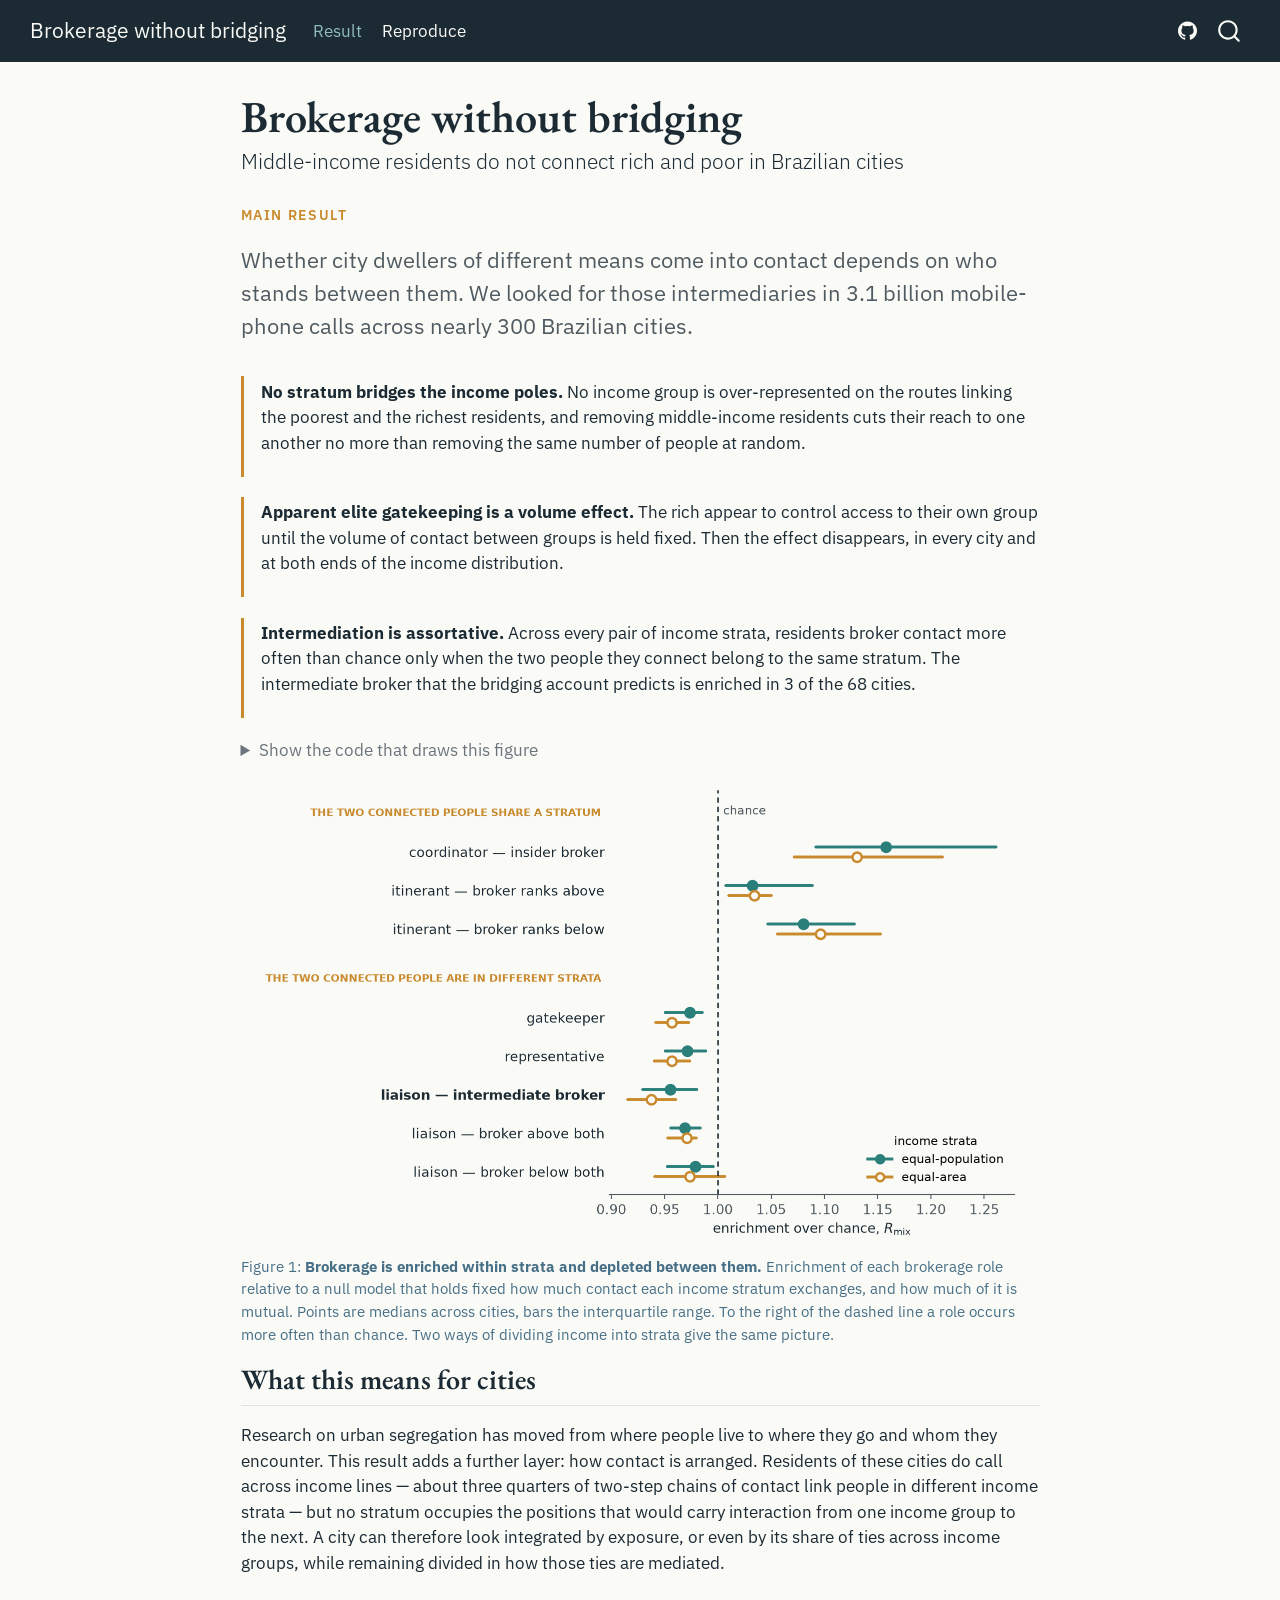
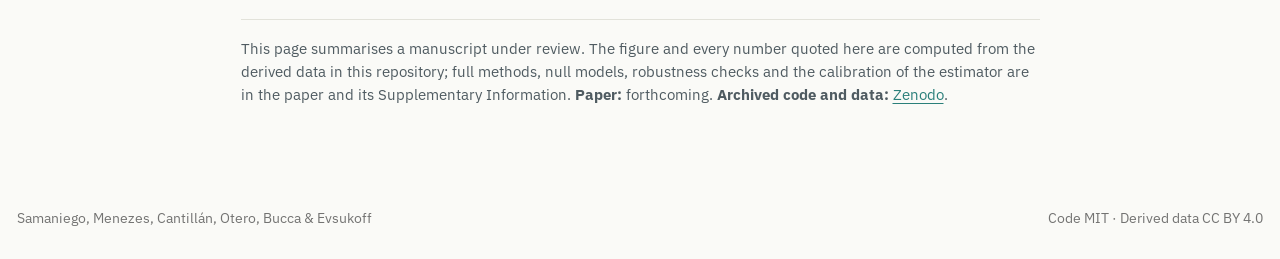
<file: index.html>
<!DOCTYPE html>
<html xmlns="http://www.w3.org/1999/xhtml" lang="en" xml:lang="en"><head>

<meta charset="utf-8">
<meta name="generator" content="quarto-1.11.9">

<meta name="viewport" content="width=device-width, initial-scale=1.0, user-scalable=yes">


<title>Brokerage without bridging</title>
<style>
/* Default styles provided by pandoc.
** See https://pandoc.org/MANUAL.html#variables-for-html for config info.
*/
span.smallcaps{font-variant: small-caps;}
div.columns{display: flex; gap: 1.5em;}
div.column{flex: auto;}
@media screen {
div.columns{gap: min(4vw, 1.5em);}
div.column{overflow-x: auto;}
}
div.hanging-indent{margin-left: 1.5em; text-indent: -1.5em;}
ul.task-list{list-style: none;}
ul.task-list li input[type="checkbox"] {
  width: 0.8em;
  margin: 0 0.8em 0.2em -1em; /* quarto-specific, see https://github.com/quarto-dev/quarto-cli/issues/4556 */ 
  vertical-align: middle;
}
/* CSS for syntax highlighting */
html { -webkit-text-size-adjust: 100%; }
pre > code.sourceCode { white-space: pre; position: relative; }
pre > code.sourceCode > span { display: inline-block; line-height: 1.25; }
pre > code.sourceCode > span:empty { height: 1.2em; }
.sourceCode { overflow: visible; }
code.sourceCode > span { color: inherit; text-decoration: inherit; }
div.sourceCode { margin: 1em 0; }
pre.sourceCode { margin: 0; }
@media screen {
div.sourceCode { overflow: auto; }
}
@media print {
pre > code.sourceCode { white-space: pre-wrap; }
pre > code.sourceCode > span { text-indent: -5em; padding-left: 5em; }
}
pre.numberSource code
  { counter-reset: source-line 0; }
pre.numberSource code > span
  { position: relative; left: -4em; counter-increment: source-line; }
pre.numberSource code > span > a:first-child::before
  { content: counter(source-line);
    position: relative; left: -1em; text-align: right; vertical-align: baseline;
    border: none; display: inline-block;
    -webkit-touch-callout: none; -webkit-user-select: none;
    -khtml-user-select: none; -moz-user-select: none;
    -ms-user-select: none; user-select: none;
    padding: 0 4px; width: 4em;
  }
pre.numberSource { margin-left: 3em;  padding-left: 4px; }
div.sourceCode
  {   }
@media screen {
pre > code.sourceCode > span > a:first-child::before { text-decoration: underline; }
}
</style>


<script src="site_libs/quarto-nav/quarto-nav.js"></script>
<script src="site_libs/quarto-nav/headroom.min.js"></script>
<script src="site_libs/clipboard/clipboard.min.js"></script>
<script src="site_libs/quarto-search/autocomplete.umd.js"></script>
<script src="site_libs/quarto-search/fuse.min.js"></script>
<script src="site_libs/quarto-search/quarto-search.js"></script>
<meta name="quarto:offset" content="./">
<script src="site_libs/quarto-html/quarto.js" type="module"></script>
<script src="site_libs/quarto-html/tabsets/tabsets.js" type="module"></script>
<script src="site_libs/quarto-html/scrollable-regions/scrollable-regions.js" type="module"></script>
<script src="site_libs/quarto-html/popper.min.js"></script>
<script src="site_libs/quarto-html/tippy.umd.min.js"></script>
<script src="site_libs/quarto-html/anchor.min.js"></script>
<link href="site_libs/quarto-html/tippy.css" rel="stylesheet">
<link href="site_libs/quarto-html/quarto-syntax-highlighting-63b5708e65d6cd79cd7618c58d0c21e7.css" rel="stylesheet" id="quarto-text-highlighting-styles">
<script src="site_libs/bootstrap/bootstrap.min.js"></script>
<link href="site_libs/bootstrap/bootstrap-icons.css" rel="stylesheet">
<link href="site_libs/bootstrap/bootstrap-671b9058e62aa6f34e4dd29fcade419a.min.css" rel="stylesheet" append-hash="true" id="quarto-bootstrap" data-mode="light">
<script id="quarto-search-options" type="application/json">{
  "location": "navbar",
  "copy-button": false,
  "collapse-after": 3,
  "panel-placement": "end",
  "type": "overlay",
  "limit": 50,
  "keyboard-shortcut": [
    "f",
    "/",
    "s"
  ],
  "show-item-context": false,
  "language": {
    "search-no-results-text": "No results",
    "search-matching-documents-text": "matching documents",
    "search-copy-link-title": "Copy link to search",
    "search-hide-matches-text": "Hide additional matches",
    "search-more-match-text": "more match in this document",
    "search-more-matches-text": "more matches in this document",
    "search-clear-button-title": "Clear",
    "search-text-placeholder": "",
    "search-detached-cancel-button-title": "Cancel",
    "search-submit-button-title": "Submit",
    "search-label": "Search"
  }
}</script>
<style>html{ scroll-behavior: smooth; }</style>


</head>

<body class="nav-fixed fullcontent quarto-light"><a id="quarto-skip-link" class="visually-hidden-focusable" href="#quarto-document-content">Skip to main content</a>

<div id="quarto-search-results"></div>
  <header id="quarto-header" class="headroom fixed-top">
    <nav class="navbar navbar-expand-lg " data-bs-theme="dark" aria-label="Site">
      <div class="navbar-container container-fluid">
      <div class="navbar-brand-container mx-auto">
    <a class="navbar-brand" href="./index.html">
    <span class="navbar-title">Brokerage without bridging</span>
    </a>
  </div>
          <button class="navbar-toggler" type="button" data-bs-toggle="collapse" data-bs-target="#navbarCollapse" aria-controls="navbarCollapse" aria-expanded="false" aria-label="Toggle navigation" onclick="if (window.quartoToggleHeadroom) { window.quartoToggleHeadroom(); }">
  <span class="navbar-toggler-icon"></span>
</button>
          <div class="collapse navbar-collapse" id="navbarCollapse">
            <ul class="navbar-nav navbar-nav-scroll me-auto">
  <li class="nav-item">
    <a class="nav-link active" href="./index.html" aria-current="page"> 
<span class="menu-text">Result</span></a>
  </li>  
  <li class="nav-item">
    <a class="nav-link" href="./reproduce.html"> 
<span class="menu-text">Reproduce</span></a>
  </li>  
</ul>
            <ul class="navbar-nav navbar-nav-scroll ms-auto">
  <li class="nav-item compact">
    <a class="nav-link" href="https://github.com/horaciosamaniego/middle-class-brokerage"> <i class="bi bi-github" role="img" aria-label="GitHub repository">
</i> 
<span class="menu-text"></span></a>
  </li>  
</ul>
          </div> <!-- /navcollapse -->
            <div class="quarto-navbar-tools">
</div>
            <div id="quarto-search" class="" title="Search"></div>
      </div> <!-- /container-fluid -->
    </nav>
</header>
<!-- content -->
<div id="quarto-content" class="quarto-container page-columns page-rows-contents page-layout-article page-navbar">
<!-- sidebar -->
<!-- margin-sidebar -->
    
<!-- main -->
<main class="content" id="quarto-document-content" tabindex="-1">

<header id="title-block-header" class="quarto-title-block default">
<div class="quarto-title">
<h1 class="title">Brokerage without bridging</h1>
<p class="subtitle lead">Middle-income residents do not connect rich and poor in Brazilian cities</p>
</div>



<div class="quarto-title-meta">

    
  
    
  </div>
  


</header>


<div class="eyebrow">
<p>Main result</p>
</div>
<div class="lede">
<p>Whether city dwellers of different means come into contact depends on who stands between them. We looked for those intermediaries in 3.1 billion mobile-phone calls across nearly 300 Brazilian cities.</p>
</div>
<div class="finding">
<p><strong>No stratum bridges the income poles.</strong> No income group is over-represented on the routes linking the poorest and the richest residents, and removing middle-income residents cuts their reach to one another no more than removing the same number of people at random.</p>
</div>
<div class="finding">
<p><strong>Apparent elite gatekeeping is a volume effect.</strong> The rich appear to control access to their own group until the volume of contact between groups is held fixed. Then the effect disappears, in every city and at both ends of the income distribution.</p>
</div>
<div class="finding">
<p><strong>Intermediation is assortative.</strong> Across every pair of income strata, residents broker contact more often than chance only when the two people they connect belong to the same stratum. The intermediate broker that the bridging account predicts is enriched in 3 of the 68 cities.</p>
</div>
<div id="cell-fig-roles" class="cell" data-execution_count="2">
<details class="code-fold">
<summary>Show the code that draws this figure</summary>
<div class="code-copy-outer-scaffold"><div class="sourceCode cell-code" id="cb1"><pre class="sourceCode python code-with-copy"><code class="sourceCode python"><span id="cb1-1"><a href="#cb1-1" aria-hidden="true" tabindex="-1"></a><span class="im">import</span> matplotlib.pyplot <span class="im">as</span> plt</span>
<span id="cb1-2"><a href="#cb1-2" aria-hidden="true" tabindex="-1"></a><span class="im">from</span> matplotlib.lines <span class="im">import</span> Line2D</span>
<span id="cb1-3"><a href="#cb1-3" aria-hidden="true" tabindex="-1"></a></span>
<span id="cb1-4"><a href="#cb1-4" aria-hidden="true" tabindex="-1"></a>plt.rcParams.update({<span class="st">"font.family"</span>: <span class="st">"sans-serif"</span>, <span class="st">"font.size"</span>: <span class="dv">10</span>,</span>
<span id="cb1-5"><a href="#cb1-5" aria-hidden="true" tabindex="-1"></a>                     <span class="st">"axes.edgecolor"</span>: <span class="st">"#4F5B61"</span>, <span class="st">"axes.labelcolor"</span>: <span class="st">"#1B2A33"</span>,</span>
<span id="cb1-6"><a href="#cb1-6" aria-hidden="true" tabindex="-1"></a>                     <span class="st">"xtick.color"</span>: <span class="st">"#4F5B61"</span>, <span class="st">"ytick.color"</span>: <span class="st">"#1B2A33"</span>})</span>
<span id="cb1-7"><a href="#cb1-7" aria-hidden="true" tabindex="-1"></a>fig, ax <span class="op">=</span> plt.subplots(figsize<span class="op">=</span>(<span class="fl">7.4</span>, <span class="fl">4.9</span>))</span>
<span id="cb1-8"><a href="#cb1-8" aria-hidden="true" tabindex="-1"></a>fig.patch.set_facecolor(<span class="st">"#FAFAF7"</span>)<span class="op">;</span> ax.set_facecolor(<span class="st">"#FAFAF7"</span>)</span>
<span id="cb1-9"><a href="#cb1-9" aria-hidden="true" tabindex="-1"></a></span>
<span id="cb1-10"><a href="#cb1-10" aria-hidden="true" tabindex="-1"></a>ypos <span class="op">=</span> {}</span>
<span id="cb1-11"><a href="#cb1-11" aria-hidden="true" tabindex="-1"></a>y <span class="op">=</span> <span class="dv">0</span></span>
<span id="cb1-12"><a href="#cb1-12" aria-hidden="true" tabindex="-1"></a><span class="cf">for</span> i, (key, label, same) <span class="kw">in</span> <span class="bu">enumerate</span>(ROLES):</span>
<span id="cb1-13"><a href="#cb1-13" aria-hidden="true" tabindex="-1"></a>    <span class="cf">if</span> i <span class="op">==</span> <span class="dv">3</span>:</span>
<span id="cb1-14"><a href="#cb1-14" aria-hidden="true" tabindex="-1"></a>        y <span class="op">+=</span> <span class="fl">1.3</span>                                   <span class="co"># room for the second group header</span></span>
<span id="cb1-15"><a href="#cb1-15" aria-hidden="true" tabindex="-1"></a>    ypos[key] <span class="op">=</span> y</span>
<span id="cb1-16"><a href="#cb1-16" aria-hidden="true" tabindex="-1"></a>    y <span class="op">+=</span> <span class="dv">1</span></span>
<span id="cb1-17"><a href="#cb1-17" aria-hidden="true" tabindex="-1"></a></span>
<span id="cb1-18"><a href="#cb1-18" aria-hidden="true" tabindex="-1"></a>offset <span class="op">=</span> {<span class="st">"equal-population"</span>: <span class="op">-</span><span class="fl">0.13</span>, <span class="st">"equal-area"</span>: <span class="fl">0.13</span>}</span>
<span id="cb1-19"><a href="#cb1-19" aria-hidden="true" tabindex="-1"></a><span class="cf">for</span> fname, strat, colour <span class="kw">in</span> STRATS:</span>
<span id="cb1-20"><a href="#cb1-20" aria-hidden="true" tabindex="-1"></a>    <span class="cf">if</span> strat <span class="kw">not</span> <span class="kw">in</span> tables:</span>
<span id="cb1-21"><a href="#cb1-21" aria-hidden="true" tabindex="-1"></a>        <span class="cf">continue</span></span>
<span id="cb1-22"><a href="#cb1-22" aria-hidden="true" tabindex="-1"></a>    <span class="cf">for</span> key, _, _ <span class="kw">in</span> ROLES:</span>
<span id="cb1-23"><a href="#cb1-23" aria-hidden="true" tabindex="-1"></a>        v <span class="op">=</span> vals(tables[strat], key)</span>
<span id="cb1-24"><a href="#cb1-24" aria-hidden="true" tabindex="-1"></a>        <span class="cf">if</span> <span class="kw">not</span> <span class="bu">len</span>(v):</span>
<span id="cb1-25"><a href="#cb1-25" aria-hidden="true" tabindex="-1"></a>            <span class="cf">continue</span></span>
<span id="cb1-26"><a href="#cb1-26" aria-hidden="true" tabindex="-1"></a>        q1, med, q3 <span class="op">=</span> np.percentile(v, [<span class="dv">25</span>, <span class="dv">50</span>, <span class="dv">75</span>])</span>
<span id="cb1-27"><a href="#cb1-27" aria-hidden="true" tabindex="-1"></a>        yy <span class="op">=</span> ypos[key] <span class="op">+</span> offset[strat]</span>
<span id="cb1-28"><a href="#cb1-28" aria-hidden="true" tabindex="-1"></a>        ax.plot([q1, q3], [yy, yy], color<span class="op">=</span>colour, lw<span class="op">=</span><span class="fl">2.2</span>, solid_capstyle<span class="op">=</span><span class="st">"round"</span>)</span>
<span id="cb1-29"><a href="#cb1-29" aria-hidden="true" tabindex="-1"></a>        ax.plot(med, yy, <span class="st">"o"</span>, ms<span class="op">=</span><span class="dv">7</span>, color<span class="op">=</span>colour,</span>
<span id="cb1-30"><a href="#cb1-30" aria-hidden="true" tabindex="-1"></a>                mfc<span class="op">=</span>colour <span class="cf">if</span> strat <span class="op">==</span> <span class="st">"equal-population"</span> <span class="cf">else</span> <span class="st">"#FAFAF7"</span>, mew<span class="op">=</span><span class="fl">1.8</span>)</span>
<span id="cb1-31"><a href="#cb1-31" aria-hidden="true" tabindex="-1"></a></span>
<span id="cb1-32"><a href="#cb1-32" aria-hidden="true" tabindex="-1"></a>ax.axvline(<span class="dv">1</span>, color<span class="op">=</span><span class="st">"#1B2A33"</span>, ls<span class="op">=</span>(<span class="dv">0</span>, (<span class="dv">4</span>, <span class="dv">3</span>)), lw<span class="op">=</span><span class="dv">1</span>)</span>
<span id="cb1-33"><a href="#cb1-33" aria-hidden="true" tabindex="-1"></a>ax.text(<span class="fl">1.005</span>, <span class="op">-</span><span class="fl">1.05</span>, <span class="st">"chance"</span>, color<span class="op">=</span><span class="st">"#4F5B61"</span>, fontsize<span class="op">=</span><span class="dv">9</span>, va<span class="op">=</span><span class="st">"center"</span>)</span>
<span id="cb1-34"><a href="#cb1-34" aria-hidden="true" tabindex="-1"></a>ax.set_yticks([ypos[k] <span class="cf">for</span> k, _, _ <span class="kw">in</span> ROLES])</span>
<span id="cb1-35"><a href="#cb1-35" aria-hidden="true" tabindex="-1"></a>ax.set_yticklabels([l <span class="cf">for</span> _, l, _ <span class="kw">in</span> ROLES])</span>
<span id="cb1-36"><a href="#cb1-36" aria-hidden="true" tabindex="-1"></a><span class="cf">for</span> t, (key, _, _) <span class="kw">in</span> <span class="bu">zip</span>(ax.get_yticklabels(), ROLES):</span>
<span id="cb1-37"><a href="#cb1-37" aria-hidden="true" tabindex="-1"></a>    <span class="cf">if</span> key <span class="op">==</span> <span class="st">"liaison_intermediate"</span>:</span>
<span id="cb1-38"><a href="#cb1-38" aria-hidden="true" tabindex="-1"></a>        t.set_fontweight(<span class="st">"bold"</span>)                   <span class="co"># the bridging role</span></span>
<span id="cb1-39"><a href="#cb1-39" aria-hidden="true" tabindex="-1"></a>ax.set_xlabel(<span class="st">"enrichment over chance, $R_</span><span class="ch">\\</span><span class="st">mathrm</span><span class="sc">{mix}</span><span class="st">$"</span>)</span>
<span id="cb1-40"><a href="#cb1-40" aria-hidden="true" tabindex="-1"></a><span class="cf">for</span> side <span class="kw">in</span> (<span class="st">"top"</span>, <span class="st">"right"</span>, <span class="st">"left"</span>):</span>
<span id="cb1-41"><a href="#cb1-41" aria-hidden="true" tabindex="-1"></a>    ax.spines[side].set_visible(<span class="va">False</span>)</span>
<span id="cb1-42"><a href="#cb1-42" aria-hidden="true" tabindex="-1"></a>ax.tick_params(axis<span class="op">=</span><span class="st">"y"</span>, length<span class="op">=</span><span class="dv">0</span>)</span>
<span id="cb1-43"><a href="#cb1-43" aria-hidden="true" tabindex="-1"></a></span>
<span id="cb1-44"><a href="#cb1-44" aria-hidden="true" tabindex="-1"></a><span class="co"># group headers, right-aligned with the role labels, one row above each group</span></span>
<span id="cb1-45"><a href="#cb1-45" aria-hidden="true" tabindex="-1"></a><span class="cf">for</span> first, text <span class="kw">in</span> ((<span class="st">"coordinator"</span>, <span class="st">"THE TWO CONNECTED PEOPLE SHARE A STRATUM"</span>),</span>
<span id="cb1-46"><a href="#cb1-46" aria-hidden="true" tabindex="-1"></a>                    (<span class="st">"gatekeeper"</span>, <span class="st">"THE TWO CONNECTED PEOPLE ARE IN DIFFERENT STRATA"</span>)):</span>
<span id="cb1-47"><a href="#cb1-47" aria-hidden="true" tabindex="-1"></a>    ax.text(<span class="op">-</span><span class="fl">0.02</span>, ypos[first] <span class="op">-</span> <span class="fl">1.0</span>, text, transform<span class="op">=</span>ax.get_yaxis_transform(),</span>
<span id="cb1-48"><a href="#cb1-48" aria-hidden="true" tabindex="-1"></a>            ha<span class="op">=</span><span class="st">"right"</span>, va<span class="op">=</span><span class="st">"center"</span>, fontsize<span class="op">=</span><span class="dv">8</span>, color<span class="op">=</span><span class="st">"#C98A2E"</span>, fontweight<span class="op">=</span><span class="st">"bold"</span>)</span>
<span id="cb1-49"><a href="#cb1-49" aria-hidden="true" tabindex="-1"></a>ax.set_ylim(y <span class="op">-</span> <span class="fl">0.4</span>, <span class="op">-</span><span class="fl">1.6</span>)                         <span class="co"># inverted: top headroom for headers</span></span>
<span id="cb1-50"><a href="#cb1-50" aria-hidden="true" tabindex="-1"></a></span>
<span id="cb1-51"><a href="#cb1-51" aria-hidden="true" tabindex="-1"></a>handles <span class="op">=</span> [Line2D([], [], marker<span class="op">=</span><span class="st">"o"</span>, color<span class="op">=</span>c, mfc<span class="op">=</span>c <span class="cf">if</span> s <span class="op">==</span> <span class="st">"equal-population"</span> <span class="cf">else</span> <span class="st">"#FAFAF7"</span>,</span>
<span id="cb1-52"><a href="#cb1-52" aria-hidden="true" tabindex="-1"></a>                  mew<span class="op">=</span><span class="fl">1.8</span>, lw<span class="op">=</span><span class="fl">2.2</span>, label<span class="op">=</span>s) <span class="cf">for</span> _, s, c <span class="kw">in</span> STRATS <span class="cf">if</span> s <span class="kw">in</span> tables]</span>
<span id="cb1-53"><a href="#cb1-53" aria-hidden="true" tabindex="-1"></a>ax.legend(handles<span class="op">=</span>handles, frameon<span class="op">=</span><span class="va">False</span>, loc<span class="op">=</span><span class="st">"lower right"</span>, fontsize<span class="op">=</span><span class="dv">9</span>,</span>
<span id="cb1-54"><a href="#cb1-54" aria-hidden="true" tabindex="-1"></a>          title<span class="op">=</span><span class="st">"income strata"</span>, title_fontsize<span class="op">=</span><span class="dv">9</span>)</span>
<span id="cb1-55"><a href="#cb1-55" aria-hidden="true" tabindex="-1"></a>fig.subplots_adjust(left<span class="op">=</span><span class="fl">0.40</span>, right<span class="op">=</span><span class="fl">0.97</span>, top<span class="op">=</span><span class="fl">0.98</span>, bottom<span class="op">=</span><span class="fl">0.12</span>)</span>
<span id="cb1-56"><a href="#cb1-56" aria-hidden="true" tabindex="-1"></a>plt.show()</span></code></pre></div><button title="Copy to Clipboard" class="code-copy-button"><i class="bi"></i></button></div>
</details>
<div class="cell-output cell-output-display">
<div id="fig-roles" class="quarto-float quarto-figure quarto-figure-center anchored" alt="Dot plot of eight brokerage roles. The three roles whose endpoints share a stratum lie to the right of the chance line; the five roles connecting different strata, including the intermediate liaison, lie at or left of it.">
<figure class="quarto-float quarto-float-fig figure">
<div aria-describedby="fig-roles-caption-0ceaefa1-69ba-4598-a22c-09a6ac19f8ca">
<img src="index_files/figure-html/fig-roles-output-1.png" alt="Dot plot of eight brokerage roles. The three roles whose endpoints share a stratum lie to the right of the chance line; the five roles connecting different strata, including the intermediate liaison, lie at or left of it." width="768" height="465" class="figure-img">
</div>
<figcaption class="quarto-float-caption-bottom quarto-float-caption quarto-float-fig" id="fig-roles-caption-0ceaefa1-69ba-4598-a22c-09a6ac19f8ca">
Figure&nbsp;1: <strong>Brokerage is enriched within strata and depleted between them.</strong> Enrichment of each brokerage role relative to a null model that holds fixed how much contact each income stratum exchanges, and how much of it is mutual. Points are medians across cities, bars the interquartile range. To the right of the dashed line a role occurs more often than chance. Two ways of dividing income into strata give the same picture.
</figcaption>
</figure>
</div>
</div>
</div>
<section id="what-this-means-for-cities" class="level2">
<h2 class="anchored" data-anchor-id="what-this-means-for-cities">What this means for cities</h2>
<p>Research on urban segregation has moved from where people live to where they go and whom they encounter. This result adds a further layer: how contact is arranged. Residents of these cities do call across income lines — about three quarters of two-step chains of contact link people in different income strata — but no stratum occupies the positions that would carry interaction from one income group to the next. A city can therefore look integrated by exposure, or even by its share of ties across income groups, while remaining divided in how those ties are mediated.</p>
<div class="status">
<p>This page summarises a manuscript under review. The figure and every number quoted here are computed from the derived data in this repository; full methods, null models, robustness checks and the calibration of the estimator are in the paper and its Supplementary Information. <strong>Paper:</strong> forthcoming. <strong>Archived code and data:</strong> <a href="https://doi.org/10.5281/zenodo.23606008">Zenodo</a>.</p>
</div>


</section>

</main> <!-- /main -->
<script id="quarto-html-after-body" type="application/javascript">
  window.document.addEventListener("DOMContentLoaded", function (event) {
    const icon = "";
    const anchorJS = new window.AnchorJS();
    anchorJS.options = {
      placement: 'right',
      icon: icon
    };
    anchorJS.add('.anchored');
    const isCodeAnnotation = (el) => {
      for (const clz of el.classList) {
        if (clz.startsWith('code-annotation-')) {                     
          return true;
        }
      }
      return false;
    }
    const onCopySuccess = function(e) {
      // button target
      const button = e.trigger;
      // don't keep focus
      button.blur();
      // flash "checked"
      button.classList.add('code-copy-button-checked');
      var currentTitle = button.getAttribute("title");
      button.setAttribute("title", "Copied!");
      let tooltip;
      if (window.bootstrap) {
        button.setAttribute("data-bs-toggle", "tooltip");
        button.setAttribute("data-bs-placement", "left");
        button.setAttribute("data-bs-title", "Copied!");
        tooltip = new bootstrap.Tooltip(button, 
          { trigger: "manual", 
            customClass: "code-copy-button-tooltip",
            offset: [0, -8]});
        tooltip.show();    
      }
      setTimeout(function() {
        if (tooltip) {
          tooltip.hide();
          button.removeAttribute("data-bs-title");
          button.removeAttribute("data-bs-toggle");
          button.removeAttribute("data-bs-placement");
        }
        button.setAttribute("title", currentTitle);
        button.classList.remove('code-copy-button-checked');
      }, 1000);
      // clear code selection
      e.clearSelection();
    }
    const getTextToCopy = function(trigger) {
      const outerScaffold = trigger.parentElement.cloneNode(true);
      const codeEl = outerScaffold.querySelector('code');
      for (const childEl of codeEl.children) {
        if (isCodeAnnotation(childEl)) {
          childEl.remove();
        }
      }
      return codeEl.innerText;
    }
    const clipboard = new window.ClipboardJS('.code-copy-button:not([data-in-quarto-modal])', {
      text: getTextToCopy
    });
    clipboard.on('success', onCopySuccess);
    if (window.document.getElementById('quarto-embedded-source-code-modal')) {
      const clipboardModal = new window.ClipboardJS('.code-copy-button[data-in-quarto-modal]', {
        text: getTextToCopy,
        container: window.document.getElementById('quarto-embedded-source-code-modal')
      });
      clipboardModal.on('success', onCopySuccess);
    }
      var localhostRegex = new RegExp(/^(?:http|https):\/\/localhost\:?[0-9]*\//);
      var mailtoRegex = new RegExp(/^mailto:/);
        var filterRegex = new RegExp("https:\/\/horaciosamaniego\.github\.io\/middle-class-brokerage");
      var isInternal = (href) => {
          return filterRegex.test(href) || localhostRegex.test(href) || mailtoRegex.test(href);
      }
      // Inspect non-navigation links and adorn them if external
      window.quartoDecorateExternalLinks = function (root) {
     var links = (root || window.document).querySelectorAll('a[href]:not(.nav-link):not(.navbar-brand):not(.toc-action):not(.sidebar-link):not(.sidebar-item-toggle):not(.pagination-link):not(.no-external):not([aria-hidden]):not(.dropdown-item):not(.quarto-navigation-tool):not(.about-link)');
      for (var i=0; i<links.length; i++) {
        const link = links[i];
        if (!isInternal(link.href)) {
          // undo the damage that might have been done by quarto-nav.js in the case of
          // links that we want to consider external
          if (link.dataset.originalHref !== undefined) {
            link.href = link.dataset.originalHref;
          }
          if (!link.classList.contains('no-external-icon')) {
          }
        }
      }
      };
      window.quartoDecorateExternalLinks(window.document);
    // Esc closes the popup (WCAG 1.4.13) and focus leaving both trigger and
    // popup closes it (WCAG 2.4.11); tippy handles neither for interactive popups.
    const hideOnEscAndFocusOut = {
      name: 'hideOnEscAndFocusOut',
      defaultValue: true,
      fn(instance) {
        const dismiss = () => {
          // A show scheduled by the trigger delay would otherwise reopen it
          instance.clearDelayTimeouts();
          instance.hide();
        };
        const onKeyDown = (event) => {
          if (event.key !== 'Escape') {
            return;
          }
          // Keep Esc from also reaching page handlers (e.g. reveal.js overview),
          // except an open reveal.js slide menu, which Esc should close too.
          // The menu handles keys only when its keyboard option is on.
          const menuHandlesEsc = window.Reveal?.getPlugin?.('menu')?.isOpen() &&
            window.Reveal.getConfig().menu?.keyboard !== false;
          if (!menuHandlesEsc) {
            event.stopPropagation();
          }
          if (instance.popper.contains(window.document.activeElement)) {
            // Disabled while refocusing so the focus trigger does not reopen it
            instance.disable();
            instance.reference.focus();
            instance.enable();
          }
          dismiss();
        };
        const onFocusOut = (event) => {
          const target = event.relatedTarget;
          if (target && !instance.reference.contains(target) &&
              !instance.popper.contains(target)) {
            dismiss();
          }
        };
        // On the trigger too: a click trigger (code-annotations: select) has no
        // blur handling. Attached for the instance's lifetime so leaving the
        // trigger also cancels a show still pending on the trigger delay.
        instance.reference.addEventListener('focusout', onFocusOut);
        return {
          onShow() {
            window.document.addEventListener('keydown', onKeyDown, true);
            instance.popper.addEventListener('focusout', onFocusOut);
          },
          onHide() {
            window.document.removeEventListener('keydown', onKeyDown, true);
            instance.popper.removeEventListener('focusout', onFocusOut);
          },
          onDestroy() {
            instance.reference.removeEventListener('focusout', onFocusOut);
          },
        };
      },
    };
    function tippyHover(el, contentFn, onTriggerFn, onUntriggerFn) {
      const config = {
        allowHTML: true,
        maxWidth: 500,
        delay: 100,
        arrow: false,
        appendTo: function(el) {
            return el.parentElement;
        },
        interactive: true,
        interactiveBorder: 10,
        theme: 'quarto',
        placement: 'bottom-start',
        plugins: [hideOnEscAndFocusOut],
      };
      if (contentFn) {
        config.content = contentFn;
      }
      if (onTriggerFn) {
        config.onTrigger = onTriggerFn;
      }
      if (onUntriggerFn) {
        config.onUntrigger = onUntriggerFn;
      }
      window.tippy(el, config); 
    }
    const noterefs = window.document.querySelectorAll('a[role="doc-noteref"]');
    for (var i=0; i<noterefs.length; i++) {
      const ref = noterefs[i];
      tippyHover(ref, function() {
        // use id or data attribute instead here
        let href = ref.getAttribute('data-footnote-href') || ref.getAttribute('href');
        try { href = new URL(href).hash; } catch {}
        const id = href.replace(/^#\/?/, "");
        const note = window.document.getElementById(id);
        if (note) {
          return note.innerHTML;
        } else {
          return "";
        }
      });
    }
    const xrefs = window.document.querySelectorAll('a.quarto-xref');
    const processXRef = (id, note) => {
      // Strip column container classes
      const stripColumnClz = (el) => {
        el.classList.remove("page-full", "page-columns");
        if (el.children) {
          for (const child of el.children) {
            stripColumnClz(child);
          }
        }
      }
      stripColumnClz(note)
      if (id === null || id.startsWith('sec-')) {
        // Special case sections, only their first couple elements
        const container = document.createElement("div");
        if (note.children && note.children.length > 2) {
          container.appendChild(note.children[0].cloneNode(true));
          for (let i = 1; i < note.children.length; i++) {
            const child = note.children[i];
            if (child.tagName === "P" && child.innerText === "") {
              continue;
            } else {
              container.appendChild(child.cloneNode(true));
              break;
            }
          }
          if (window.Quarto?.typesetMath) {
            window.Quarto.typesetMath(container);
          }
          return container.innerHTML
        } else {
          if (window.Quarto?.typesetMath) {
            window.Quarto.typesetMath(note);
          }
          return note.innerHTML;
        }
      } else {
        // Remove any anchor links if they are present
        const anchorLink = note.querySelector('a.anchorjs-link');
        if (anchorLink) {
          anchorLink.remove();
        }
        if (window.Quarto?.typesetMath) {
          window.Quarto.typesetMath(note);
        }
        if (note.classList.contains("callout")) {
          return note.outerHTML;
        } else {
          return note.innerHTML;
        }
      }
    }
    for (var i=0; i<xrefs.length; i++) {
      const xref = xrefs[i];
      tippyHover(xref, undefined, function(instance) {
        instance.disable();
        let url = xref.getAttribute('href');
        let hash = undefined; 
        if (url.startsWith('#')) {
          hash = url;
        } else {
          try { hash = new URL(url).hash; } catch {}
        }
        if (hash) {
          const id = hash.replace(/^#\/?/, "");
          const note = window.document.getElementById(id);
          if (note !== null) {
            try {
              const html = processXRef(id, note.cloneNode(true));
              instance.setContent(html);
            } finally {
              instance.enable();
              instance.show();
            }
          } else {
            // See if we can fetch this
            fetch(url.split('#')[0])
            .then(res => res.text())
            .then(html => {
              const parser = new DOMParser();
              const htmlDoc = parser.parseFromString(html, "text/html");
              const note = htmlDoc.getElementById(id);
              if (note !== null) {
                const html = processXRef(id, note);
                instance.setContent(html);
              } 
            }).finally(() => {
              instance.enable();
              instance.show();
            });
          }
        } else {
          // See if we can fetch a full url (with no hash to target)
          // This is a special case and we should probably do some content thinning / targeting
          fetch(url)
          .then(res => res.text())
          .then(html => {
            const parser = new DOMParser();
            const htmlDoc = parser.parseFromString(html, "text/html");
            const note = htmlDoc.querySelector('main.content');
            if (note !== null) {
              // This should only happen for chapter cross references
              // (since there is no id in the URL)
              // remove the first header
              if (note.children.length > 0 && note.children[0].tagName === "HEADER") {
                note.children[0].remove();
              }
              const html = processXRef(null, note);
              instance.setContent(html);
            } 
          }).finally(() => {
            instance.enable();
            instance.show();
          });
        }
      }, function(instance) {
      });
    }
        let selectedAnnoteEl;
        const selectorForAnnotation = ( cell, annotation) => {
          let cellAttr = 'data-code-cell="' + cell + '"';
          let lineAttr = 'data-code-annotation="' +  annotation + '"';
          const selector = 'span[' + cellAttr + '][' + lineAttr + ']';
          return selector;
        }
        const selectCodeLines = (annoteEl) => {
          const doc = window.document;
          const targetCell = annoteEl.getAttribute("data-target-cell");
          const targetAnnotation = annoteEl.getAttribute("data-target-annotation");
          const annoteSpan = window.document.querySelector(selectorForAnnotation(targetCell, targetAnnotation));
          const lines = annoteSpan.getAttribute("data-code-lines").split(",");
          const lineIds = lines.map((line) => {
            return targetCell + "-" + line;
          })
          // Each band is positioned against its own containing block, which is
          // not the offsetParent of the lines, so place it from client rects.
          const placeBand = (band, firstEl, lastEl, codeBlock) => {
            const container = band.offsetParent;
            if (container === null) {
              return;
            }
            const containerRect = container.getBoundingClientRect();
            // Reveal.js scales slides with a transform, so convert client
            // pixels back to the CSS pixels of the container.
            const scale = containerRect.height / container.offsetHeight || 1;
            const firstRect = firstEl.getBoundingClientRect();
            const lastRect = lastEl.getBoundingClientRect();
            const top = (firstRect.top - containerRect.top) / scale - container.clientTop + container.scrollTop;
            const height = (lastRect.bottom - firstRect.top) / scale;
            band.style.top = top - 2 + "px";
            band.style.height = height + 4 + "px";
            if (codeBlock) {
              // Without the copy button wrapper, the containing block is wider
              // than the code block, so span the code block explicitly.
              const blockRect = codeBlock.getBoundingClientRect();
              band.style.left = (blockRect.left - containerRect.left) / scale - container.clientLeft + container.scrollLeft + "px";
              band.style.width = blockRect.width / scale + "px";
            }
          };
          if (lineIds.length > 0) {
            const el = window.document.getElementById(lineIds[0]);
            const lastEl = window.document.getElementById(lineIds[lineIds.length - 1]);
            const parent = el.parentElement.parentElement;
            // cook up a div (if necessary) and position it
            let div = window.document.getElementById("code-annotation-line-highlight");
            if (div === null) {
              div = window.document.createElement("div");
              div.setAttribute("id", "code-annotation-line-highlight");
              div.style.position = 'absolute';
              parent.appendChild(div);
            }
            placeBand(div, el, lastEl, parent.closest("div.sourceCode") || parent);
            let gutterDiv = window.document.getElementById("code-annotation-line-highlight-gutter");
            if (gutterDiv === null) {
              gutterDiv = window.document.createElement("div");
              gutterDiv.setAttribute("id", "code-annotation-line-highlight-gutter");
              gutterDiv.style.position = 'absolute';
              const codeCell = window.document.getElementById(targetCell);
              const gutter = codeCell.querySelector('.code-annotation-gutter');
              gutter.appendChild(gutterDiv);
            }
            placeBand(gutterDiv, el, lastEl);
            selectedAnnoteEl = annoteEl;
          }
        };
        const unselectCodeLines = () => {
          const elementsIds = ["code-annotation-line-highlight", "code-annotation-line-highlight-gutter"];
          elementsIds.forEach((elId) => {
            const div = window.document.getElementById(elId);
            if (div) {
              div.remove();
            }
          });
          selectedAnnoteEl = undefined;
        };
          // Handle positioning of the toggle
      window.addEventListener(
        "resize",
        throttle(() => {
          elRect = undefined;
          if (selectedAnnoteEl) {
            selectCodeLines(selectedAnnoteEl);
          }
        }, 10)
      );
      function throttle(fn, ms) {
      let throttle = false;
      let timer;
        return (...args) => {
          if(!throttle) { // first call gets through
              fn.apply(this, args);
              throttle = true;
          } else { // all the others get throttled
              if(timer) clearTimeout(timer); // cancel #2
              timer = setTimeout(() => {
                fn.apply(this, args);
                timer = throttle = false;
              }, ms);
          }
        };
      }
        // Attach click handler to the DT
        const annoteDls = window.document.querySelectorAll('dt[data-target-cell]');
        for (const annoteDlNode of annoteDls) {
          annoteDlNode.addEventListener('click', (event) => {
            const clickedEl = event.target;
            if (clickedEl !== selectedAnnoteEl) {
              unselectCodeLines();
              const activeEl = window.document.querySelector('dt[data-target-cell].code-annotation-active');
              if (activeEl) {
                activeEl.classList.remove('code-annotation-active');
              }
              selectCodeLines(clickedEl);
              clickedEl.classList.add('code-annotation-active');
            } else {
              // Unselect the line
              unselectCodeLines();
              clickedEl.classList.remove('code-annotation-active');
            }
          });
        }
    const findCites = (el) => {
      const parentEl = el.parentElement;
      if (parentEl) {
        const cites = parentEl.dataset.cites;
        if (cites) {
          return {
            el,
            cites: cites.split(' ')
          };
        } else {
          return findCites(el.parentElement)
        }
      } else {
        return undefined;
      }
    };
    var bibliorefs = window.document.querySelectorAll('a[role="doc-biblioref"]');
    for (var i=0; i<bibliorefs.length; i++) {
      const ref = bibliorefs[i];
      const citeInfo = findCites(ref);
      if (citeInfo) {
        tippyHover(citeInfo.el, function() {
          var popup = window.document.createElement('div');
          citeInfo.cites.forEach(function(cite) {
            var citeDiv = window.document.createElement('div');
            citeDiv.classList.add('hanging-indent');
            citeDiv.classList.add('csl-entry');
            var biblioDiv = window.document.getElementById('ref-' + cite);
            if (biblioDiv) {
              citeDiv.innerHTML = biblioDiv.innerHTML;
            }
            popup.appendChild(citeDiv);
          });
          return popup.innerHTML;
        });
      }
    }
  });
  </script>
  <script type="application/javascript">
  window.quartoScrollableRegionsLabels = {"code":"Scrollable code","output":"Scrollable output"};
  </script>
</div> <!-- /content -->
<footer class="footer">
  <div class="nav-footer">
    <div class="nav-footer-left">
<p>Samaniego, Menezes, Cantillán, Otero, Bucca &amp; Evsukoff</p>
</div>   
    <div class="nav-footer-center">
      &nbsp;
    </div>
    <div class="nav-footer-right">
<p>Code MIT · Derived data CC BY 4.0</p>
</div>
  </div>
</footer>




<script src="site_libs/quarto-html/zenscroll-min.js"></script>
</body></html>
</file>
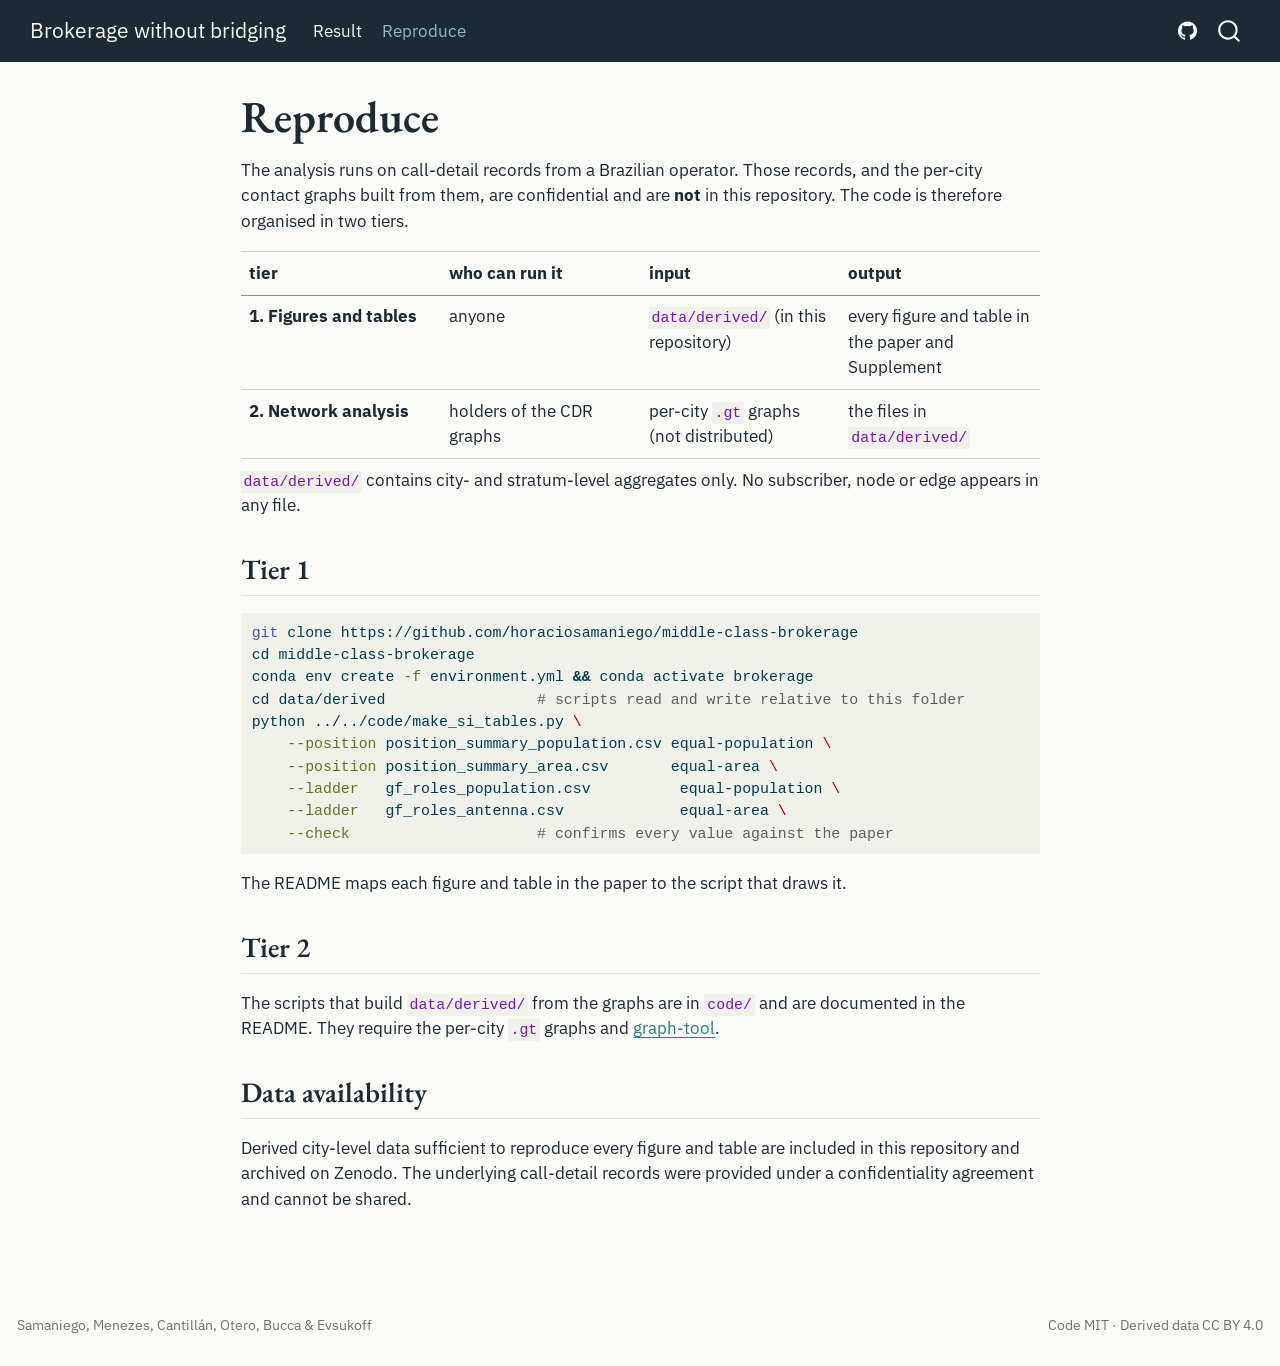
<file: reproduce.html>
<!DOCTYPE html>
<html xmlns="http://www.w3.org/1999/xhtml" lang="en" xml:lang="en"><head>

<meta charset="utf-8">
<meta name="generator" content="quarto-1.11.9">

<meta name="viewport" content="width=device-width, initial-scale=1.0, user-scalable=yes">


<title>Reproduce – Brokerage without bridging</title>
<style>
/* Default styles provided by pandoc.
** See https://pandoc.org/MANUAL.html#variables-for-html for config info.
*/
span.smallcaps{font-variant: small-caps;}
div.columns{display: flex; gap: 1.5em;}
div.column{flex: auto;}
@media screen {
div.columns{gap: min(4vw, 1.5em);}
div.column{overflow-x: auto;}
}
div.hanging-indent{margin-left: 1.5em; text-indent: -1.5em;}
ul.task-list{list-style: none;}
ul.task-list li input[type="checkbox"] {
  width: 0.8em;
  margin: 0 0.8em 0.2em -1em; /* quarto-specific, see https://github.com/quarto-dev/quarto-cli/issues/4556 */ 
  vertical-align: middle;
}
/* CSS for syntax highlighting */
html { -webkit-text-size-adjust: 100%; }
pre > code.sourceCode { white-space: pre; position: relative; }
pre > code.sourceCode > span { display: inline-block; line-height: 1.25; }
pre > code.sourceCode > span:empty { height: 1.2em; }
.sourceCode { overflow: visible; }
code.sourceCode > span { color: inherit; text-decoration: inherit; }
div.sourceCode { margin: 1em 0; }
pre.sourceCode { margin: 0; }
@media screen {
div.sourceCode { overflow: auto; }
}
@media print {
pre > code.sourceCode { white-space: pre-wrap; }
pre > code.sourceCode > span { text-indent: -5em; padding-left: 5em; }
}
pre.numberSource code
  { counter-reset: source-line 0; }
pre.numberSource code > span
  { position: relative; left: -4em; counter-increment: source-line; }
pre.numberSource code > span > a:first-child::before
  { content: counter(source-line);
    position: relative; left: -1em; text-align: right; vertical-align: baseline;
    border: none; display: inline-block;
    -webkit-touch-callout: none; -webkit-user-select: none;
    -khtml-user-select: none; -moz-user-select: none;
    -ms-user-select: none; user-select: none;
    padding: 0 4px; width: 4em;
  }
pre.numberSource { margin-left: 3em;  padding-left: 4px; }
div.sourceCode
  {   }
@media screen {
pre > code.sourceCode > span > a:first-child::before { text-decoration: underline; }
}
</style>


<script src="site_libs/quarto-nav/quarto-nav.js"></script>
<script src="site_libs/quarto-nav/headroom.min.js"></script>
<script src="site_libs/clipboard/clipboard.min.js"></script>
<script src="site_libs/quarto-search/autocomplete.umd.js"></script>
<script src="site_libs/quarto-search/fuse.min.js"></script>
<script src="site_libs/quarto-search/quarto-search.js"></script>
<meta name="quarto:offset" content="./">
<script src="site_libs/quarto-html/quarto.js" type="module"></script>
<script src="site_libs/quarto-html/tabsets/tabsets.js" type="module"></script>
<script src="site_libs/quarto-html/scrollable-regions/scrollable-regions.js" type="module"></script>
<script src="site_libs/quarto-html/popper.min.js"></script>
<script src="site_libs/quarto-html/tippy.umd.min.js"></script>
<script src="site_libs/quarto-html/anchor.min.js"></script>
<link href="site_libs/quarto-html/tippy.css" rel="stylesheet">
<link href="site_libs/quarto-html/quarto-syntax-highlighting-63b5708e65d6cd79cd7618c58d0c21e7.css" rel="stylesheet" id="quarto-text-highlighting-styles">
<script src="site_libs/bootstrap/bootstrap.min.js"></script>
<link href="site_libs/bootstrap/bootstrap-icons.css" rel="stylesheet">
<link href="site_libs/bootstrap/bootstrap-671b9058e62aa6f34e4dd29fcade419a.min.css" rel="stylesheet" append-hash="true" id="quarto-bootstrap" data-mode="light">
<script id="quarto-search-options" type="application/json">{
  "location": "navbar",
  "copy-button": false,
  "collapse-after": 3,
  "panel-placement": "end",
  "type": "overlay",
  "limit": 50,
  "keyboard-shortcut": [
    "f",
    "/",
    "s"
  ],
  "show-item-context": false,
  "language": {
    "search-no-results-text": "No results",
    "search-matching-documents-text": "matching documents",
    "search-copy-link-title": "Copy link to search",
    "search-hide-matches-text": "Hide additional matches",
    "search-more-match-text": "more match in this document",
    "search-more-matches-text": "more matches in this document",
    "search-clear-button-title": "Clear",
    "search-text-placeholder": "",
    "search-detached-cancel-button-title": "Cancel",
    "search-submit-button-title": "Submit",
    "search-label": "Search"
  }
}</script>
<style>html{ scroll-behavior: smooth; }</style>


</head>

<body class="nav-fixed fullcontent quarto-light"><a id="quarto-skip-link" class="visually-hidden-focusable" href="#quarto-document-content">Skip to main content</a>

<div id="quarto-search-results"></div>
  <header id="quarto-header" class="headroom fixed-top">
    <nav class="navbar navbar-expand-lg " data-bs-theme="dark" aria-label="Site">
      <div class="navbar-container container-fluid">
      <div class="navbar-brand-container mx-auto">
    <a class="navbar-brand" href="./index.html">
    <span class="navbar-title">Brokerage without bridging</span>
    </a>
  </div>
          <button class="navbar-toggler" type="button" data-bs-toggle="collapse" data-bs-target="#navbarCollapse" aria-controls="navbarCollapse" aria-expanded="false" aria-label="Toggle navigation" onclick="if (window.quartoToggleHeadroom) { window.quartoToggleHeadroom(); }">
  <span class="navbar-toggler-icon"></span>
</button>
          <div class="collapse navbar-collapse" id="navbarCollapse">
            <ul class="navbar-nav navbar-nav-scroll me-auto">
  <li class="nav-item">
    <a class="nav-link" href="./index.html"> 
<span class="menu-text">Result</span></a>
  </li>  
  <li class="nav-item">
    <a class="nav-link active" href="./reproduce.html" aria-current="page"> 
<span class="menu-text">Reproduce</span></a>
  </li>  
</ul>
            <ul class="navbar-nav navbar-nav-scroll ms-auto">
  <li class="nav-item compact">
    <a class="nav-link" href="https://github.com/horaciosamaniego/middle-class-brokerage"> <i class="bi bi-github" role="img" aria-label="GitHub repository">
</i> 
<span class="menu-text"></span></a>
  </li>  
</ul>
          </div> <!-- /navcollapse -->
            <div class="quarto-navbar-tools">
</div>
            <div id="quarto-search" class="" title="Search"></div>
      </div> <!-- /container-fluid -->
    </nav>
</header>
<!-- content -->
<div id="quarto-content" class="quarto-container page-columns page-rows-contents page-layout-article page-navbar">
<!-- sidebar -->
<!-- margin-sidebar -->
    
<!-- main -->
<main class="content" id="quarto-document-content" tabindex="-1">

<header id="title-block-header" class="quarto-title-block default">
<div class="quarto-title">
<h1 class="title">Reproduce</h1>
</div>



<div class="quarto-title-meta">

    
  
    
  </div>
  


</header>


<p>The analysis runs on call-detail records from a Brazilian operator. Those records, and the per-city contact graphs built from them, are confidential and are <strong>not</strong> in this repository. The code is therefore organised in two tiers.</p>
<table class="caption-top table">
<colgroup>
<col style="width: 25%">
<col style="width: 25%">
<col style="width: 25%">
<col style="width: 25%">
</colgroup>
<thead>
<tr class="header">
<th>tier</th>
<th>who can run it</th>
<th>input</th>
<th>output</th>
</tr>
</thead>
<tbody>
<tr class="odd">
<td><strong>1. Figures and tables</strong></td>
<td>anyone</td>
<td><code>data/derived/</code> (in this repository)</td>
<td>every figure and table in the paper and Supplement</td>
</tr>
<tr class="even">
<td><strong>2. Network analysis</strong></td>
<td>holders of the CDR graphs</td>
<td>per-city <code>.gt</code> graphs (not distributed)</td>
<td>the files in <code>data/derived/</code></td>
</tr>
</tbody>
</table>
<p><code>data/derived/</code> contains city- and stratum-level aggregates only. No subscriber, node or edge appears in any file.</p>
<section id="tier-1" class="level2">
<h2 class="anchored" data-anchor-id="tier-1">Tier 1</h2>
<div class="code-copy-outer-scaffold"><div class="sourceCode" id="cb1"><pre class="sourceCode bash code-with-copy"><code class="sourceCode bash"><span id="cb1-1"><a href="#cb1-1" aria-hidden="true" tabindex="-1"></a><span class="fu">git</span> clone https://github.com/horaciosamaniego/middle-class-brokerage</span>
<span id="cb1-2"><a href="#cb1-2" aria-hidden="true" tabindex="-1"></a><span class="bu">cd</span> middle-class-brokerage</span>
<span id="cb1-3"><a href="#cb1-3" aria-hidden="true" tabindex="-1"></a><span class="ex">conda</span> env create <span class="at">-f</span> environment.yml <span class="kw">&amp;&amp;</span> <span class="ex">conda</span> activate brokerage</span>
<span id="cb1-4"><a href="#cb1-4" aria-hidden="true" tabindex="-1"></a><span class="bu">cd</span> data/derived                 <span class="co"># scripts read and write relative to this folder</span></span>
<span id="cb1-5"><a href="#cb1-5" aria-hidden="true" tabindex="-1"></a><span class="ex">python</span> ../../code/make_si_tables.py <span class="dt">\</span></span>
<span id="cb1-6"><a href="#cb1-6" aria-hidden="true" tabindex="-1"></a>    <span class="at">--position</span> position_summary_population.csv equal-population <span class="dt">\</span></span>
<span id="cb1-7"><a href="#cb1-7" aria-hidden="true" tabindex="-1"></a>    <span class="at">--position</span> position_summary_area.csv       equal-area <span class="dt">\</span></span>
<span id="cb1-8"><a href="#cb1-8" aria-hidden="true" tabindex="-1"></a>    <span class="at">--ladder</span>   gf_roles_population.csv          equal-population <span class="dt">\</span></span>
<span id="cb1-9"><a href="#cb1-9" aria-hidden="true" tabindex="-1"></a>    <span class="at">--ladder</span>   gf_roles_antenna.csv             equal-area <span class="dt">\</span></span>
<span id="cb1-10"><a href="#cb1-10" aria-hidden="true" tabindex="-1"></a>    <span class="at">--check</span>                     <span class="co"># confirms every value against the paper</span></span></code></pre></div><button title="Copy to Clipboard" class="code-copy-button"><i class="bi"></i></button></div>
<p>The README maps each figure and table in the paper to the script that draws it.</p>
</section>
<section id="tier-2" class="level2">
<h2 class="anchored" data-anchor-id="tier-2">Tier 2</h2>
<p>The scripts that build <code>data/derived/</code> from the graphs are in <code>code/</code> and are documented in the README. They require the per-city <code>.gt</code> graphs and <a href="https://graph-tool.skewed.de">graph-tool</a>.</p>
</section>
<section id="data-availability" class="level2">
<h2 class="anchored" data-anchor-id="data-availability">Data availability</h2>
<p>Derived city-level data sufficient to reproduce every figure and table are included in this repository and archived on Zenodo. The underlying call-detail records were provided under a confidentiality agreement and cannot be shared.</p>


</section>

</main> <!-- /main -->
<script id="quarto-html-after-body" type="application/javascript">
  window.document.addEventListener("DOMContentLoaded", function (event) {
    const icon = "";
    const anchorJS = new window.AnchorJS();
    anchorJS.options = {
      placement: 'right',
      icon: icon
    };
    anchorJS.add('.anchored');
    const isCodeAnnotation = (el) => {
      for (const clz of el.classList) {
        if (clz.startsWith('code-annotation-')) {                     
          return true;
        }
      }
      return false;
    }
    const onCopySuccess = function(e) {
      // button target
      const button = e.trigger;
      // don't keep focus
      button.blur();
      // flash "checked"
      button.classList.add('code-copy-button-checked');
      var currentTitle = button.getAttribute("title");
      button.setAttribute("title", "Copied!");
      let tooltip;
      if (window.bootstrap) {
        button.setAttribute("data-bs-toggle", "tooltip");
        button.setAttribute("data-bs-placement", "left");
        button.setAttribute("data-bs-title", "Copied!");
        tooltip = new bootstrap.Tooltip(button, 
          { trigger: "manual", 
            customClass: "code-copy-button-tooltip",
            offset: [0, -8]});
        tooltip.show();    
      }
      setTimeout(function() {
        if (tooltip) {
          tooltip.hide();
          button.removeAttribute("data-bs-title");
          button.removeAttribute("data-bs-toggle");
          button.removeAttribute("data-bs-placement");
        }
        button.setAttribute("title", currentTitle);
        button.classList.remove('code-copy-button-checked');
      }, 1000);
      // clear code selection
      e.clearSelection();
    }
    const getTextToCopy = function(trigger) {
      const outerScaffold = trigger.parentElement.cloneNode(true);
      const codeEl = outerScaffold.querySelector('code');
      for (const childEl of codeEl.children) {
        if (isCodeAnnotation(childEl)) {
          childEl.remove();
        }
      }
      return codeEl.innerText;
    }
    const clipboard = new window.ClipboardJS('.code-copy-button:not([data-in-quarto-modal])', {
      text: getTextToCopy
    });
    clipboard.on('success', onCopySuccess);
    if (window.document.getElementById('quarto-embedded-source-code-modal')) {
      const clipboardModal = new window.ClipboardJS('.code-copy-button[data-in-quarto-modal]', {
        text: getTextToCopy,
        container: window.document.getElementById('quarto-embedded-source-code-modal')
      });
      clipboardModal.on('success', onCopySuccess);
    }
      var localhostRegex = new RegExp(/^(?:http|https):\/\/localhost\:?[0-9]*\//);
      var mailtoRegex = new RegExp(/^mailto:/);
        var filterRegex = new RegExp("https:\/\/horaciosamaniego\.github\.io\/middle-class-brokerage");
      var isInternal = (href) => {
          return filterRegex.test(href) || localhostRegex.test(href) || mailtoRegex.test(href);
      }
      // Inspect non-navigation links and adorn them if external
      window.quartoDecorateExternalLinks = function (root) {
     var links = (root || window.document).querySelectorAll('a[href]:not(.nav-link):not(.navbar-brand):not(.toc-action):not(.sidebar-link):not(.sidebar-item-toggle):not(.pagination-link):not(.no-external):not([aria-hidden]):not(.dropdown-item):not(.quarto-navigation-tool):not(.about-link)');
      for (var i=0; i<links.length; i++) {
        const link = links[i];
        if (!isInternal(link.href)) {
          // undo the damage that might have been done by quarto-nav.js in the case of
          // links that we want to consider external
          if (link.dataset.originalHref !== undefined) {
            link.href = link.dataset.originalHref;
          }
          if (!link.classList.contains('no-external-icon')) {
          }
        }
      }
      };
      window.quartoDecorateExternalLinks(window.document);
    // Esc closes the popup (WCAG 1.4.13) and focus leaving both trigger and
    // popup closes it (WCAG 2.4.11); tippy handles neither for interactive popups.
    const hideOnEscAndFocusOut = {
      name: 'hideOnEscAndFocusOut',
      defaultValue: true,
      fn(instance) {
        const dismiss = () => {
          // A show scheduled by the trigger delay would otherwise reopen it
          instance.clearDelayTimeouts();
          instance.hide();
        };
        const onKeyDown = (event) => {
          if (event.key !== 'Escape') {
            return;
          }
          // Keep Esc from also reaching page handlers (e.g. reveal.js overview),
          // except an open reveal.js slide menu, which Esc should close too.
          // The menu handles keys only when its keyboard option is on.
          const menuHandlesEsc = window.Reveal?.getPlugin?.('menu')?.isOpen() &&
            window.Reveal.getConfig().menu?.keyboard !== false;
          if (!menuHandlesEsc) {
            event.stopPropagation();
          }
          if (instance.popper.contains(window.document.activeElement)) {
            // Disabled while refocusing so the focus trigger does not reopen it
            instance.disable();
            instance.reference.focus();
            instance.enable();
          }
          dismiss();
        };
        const onFocusOut = (event) => {
          const target = event.relatedTarget;
          if (target && !instance.reference.contains(target) &&
              !instance.popper.contains(target)) {
            dismiss();
          }
        };
        // On the trigger too: a click trigger (code-annotations: select) has no
        // blur handling. Attached for the instance's lifetime so leaving the
        // trigger also cancels a show still pending on the trigger delay.
        instance.reference.addEventListener('focusout', onFocusOut);
        return {
          onShow() {
            window.document.addEventListener('keydown', onKeyDown, true);
            instance.popper.addEventListener('focusout', onFocusOut);
          },
          onHide() {
            window.document.removeEventListener('keydown', onKeyDown, true);
            instance.popper.removeEventListener('focusout', onFocusOut);
          },
          onDestroy() {
            instance.reference.removeEventListener('focusout', onFocusOut);
          },
        };
      },
    };
    function tippyHover(el, contentFn, onTriggerFn, onUntriggerFn) {
      const config = {
        allowHTML: true,
        maxWidth: 500,
        delay: 100,
        arrow: false,
        appendTo: function(el) {
            return el.parentElement;
        },
        interactive: true,
        interactiveBorder: 10,
        theme: 'quarto',
        placement: 'bottom-start',
        plugins: [hideOnEscAndFocusOut],
      };
      if (contentFn) {
        config.content = contentFn;
      }
      if (onTriggerFn) {
        config.onTrigger = onTriggerFn;
      }
      if (onUntriggerFn) {
        config.onUntrigger = onUntriggerFn;
      }
      window.tippy(el, config); 
    }
    const noterefs = window.document.querySelectorAll('a[role="doc-noteref"]');
    for (var i=0; i<noterefs.length; i++) {
      const ref = noterefs[i];
      tippyHover(ref, function() {
        // use id or data attribute instead here
        let href = ref.getAttribute('data-footnote-href') || ref.getAttribute('href');
        try { href = new URL(href).hash; } catch {}
        const id = href.replace(/^#\/?/, "");
        const note = window.document.getElementById(id);
        if (note) {
          return note.innerHTML;
        } else {
          return "";
        }
      });
    }
    const xrefs = window.document.querySelectorAll('a.quarto-xref');
    const processXRef = (id, note) => {
      // Strip column container classes
      const stripColumnClz = (el) => {
        el.classList.remove("page-full", "page-columns");
        if (el.children) {
          for (const child of el.children) {
            stripColumnClz(child);
          }
        }
      }
      stripColumnClz(note)
      if (id === null || id.startsWith('sec-')) {
        // Special case sections, only their first couple elements
        const container = document.createElement("div");
        if (note.children && note.children.length > 2) {
          container.appendChild(note.children[0].cloneNode(true));
          for (let i = 1; i < note.children.length; i++) {
            const child = note.children[i];
            if (child.tagName === "P" && child.innerText === "") {
              continue;
            } else {
              container.appendChild(child.cloneNode(true));
              break;
            }
          }
          if (window.Quarto?.typesetMath) {
            window.Quarto.typesetMath(container);
          }
          return container.innerHTML
        } else {
          if (window.Quarto?.typesetMath) {
            window.Quarto.typesetMath(note);
          }
          return note.innerHTML;
        }
      } else {
        // Remove any anchor links if they are present
        const anchorLink = note.querySelector('a.anchorjs-link');
        if (anchorLink) {
          anchorLink.remove();
        }
        if (window.Quarto?.typesetMath) {
          window.Quarto.typesetMath(note);
        }
        if (note.classList.contains("callout")) {
          return note.outerHTML;
        } else {
          return note.innerHTML;
        }
      }
    }
    for (var i=0; i<xrefs.length; i++) {
      const xref = xrefs[i];
      tippyHover(xref, undefined, function(instance) {
        instance.disable();
        let url = xref.getAttribute('href');
        let hash = undefined; 
        if (url.startsWith('#')) {
          hash = url;
        } else {
          try { hash = new URL(url).hash; } catch {}
        }
        if (hash) {
          const id = hash.replace(/^#\/?/, "");
          const note = window.document.getElementById(id);
          if (note !== null) {
            try {
              const html = processXRef(id, note.cloneNode(true));
              instance.setContent(html);
            } finally {
              instance.enable();
              instance.show();
            }
          } else {
            // See if we can fetch this
            fetch(url.split('#')[0])
            .then(res => res.text())
            .then(html => {
              const parser = new DOMParser();
              const htmlDoc = parser.parseFromString(html, "text/html");
              const note = htmlDoc.getElementById(id);
              if (note !== null) {
                const html = processXRef(id, note);
                instance.setContent(html);
              } 
            }).finally(() => {
              instance.enable();
              instance.show();
            });
          }
        } else {
          // See if we can fetch a full url (with no hash to target)
          // This is a special case and we should probably do some content thinning / targeting
          fetch(url)
          .then(res => res.text())
          .then(html => {
            const parser = new DOMParser();
            const htmlDoc = parser.parseFromString(html, "text/html");
            const note = htmlDoc.querySelector('main.content');
            if (note !== null) {
              // This should only happen for chapter cross references
              // (since there is no id in the URL)
              // remove the first header
              if (note.children.length > 0 && note.children[0].tagName === "HEADER") {
                note.children[0].remove();
              }
              const html = processXRef(null, note);
              instance.setContent(html);
            } 
          }).finally(() => {
            instance.enable();
            instance.show();
          });
        }
      }, function(instance) {
      });
    }
        let selectedAnnoteEl;
        const selectorForAnnotation = ( cell, annotation) => {
          let cellAttr = 'data-code-cell="' + cell + '"';
          let lineAttr = 'data-code-annotation="' +  annotation + '"';
          const selector = 'span[' + cellAttr + '][' + lineAttr + ']';
          return selector;
        }
        const selectCodeLines = (annoteEl) => {
          const doc = window.document;
          const targetCell = annoteEl.getAttribute("data-target-cell");
          const targetAnnotation = annoteEl.getAttribute("data-target-annotation");
          const annoteSpan = window.document.querySelector(selectorForAnnotation(targetCell, targetAnnotation));
          const lines = annoteSpan.getAttribute("data-code-lines").split(",");
          const lineIds = lines.map((line) => {
            return targetCell + "-" + line;
          })
          // Each band is positioned against its own containing block, which is
          // not the offsetParent of the lines, so place it from client rects.
          const placeBand = (band, firstEl, lastEl, codeBlock) => {
            const container = band.offsetParent;
            if (container === null) {
              return;
            }
            const containerRect = container.getBoundingClientRect();
            // Reveal.js scales slides with a transform, so convert client
            // pixels back to the CSS pixels of the container.
            const scale = containerRect.height / container.offsetHeight || 1;
            const firstRect = firstEl.getBoundingClientRect();
            const lastRect = lastEl.getBoundingClientRect();
            const top = (firstRect.top - containerRect.top) / scale - container.clientTop + container.scrollTop;
            const height = (lastRect.bottom - firstRect.top) / scale;
            band.style.top = top - 2 + "px";
            band.style.height = height + 4 + "px";
            if (codeBlock) {
              // Without the copy button wrapper, the containing block is wider
              // than the code block, so span the code block explicitly.
              const blockRect = codeBlock.getBoundingClientRect();
              band.style.left = (blockRect.left - containerRect.left) / scale - container.clientLeft + container.scrollLeft + "px";
              band.style.width = blockRect.width / scale + "px";
            }
          };
          if (lineIds.length > 0) {
            const el = window.document.getElementById(lineIds[0]);
            const lastEl = window.document.getElementById(lineIds[lineIds.length - 1]);
            const parent = el.parentElement.parentElement;
            // cook up a div (if necessary) and position it
            let div = window.document.getElementById("code-annotation-line-highlight");
            if (div === null) {
              div = window.document.createElement("div");
              div.setAttribute("id", "code-annotation-line-highlight");
              div.style.position = 'absolute';
              parent.appendChild(div);
            }
            placeBand(div, el, lastEl, parent.closest("div.sourceCode") || parent);
            let gutterDiv = window.document.getElementById("code-annotation-line-highlight-gutter");
            if (gutterDiv === null) {
              gutterDiv = window.document.createElement("div");
              gutterDiv.setAttribute("id", "code-annotation-line-highlight-gutter");
              gutterDiv.style.position = 'absolute';
              const codeCell = window.document.getElementById(targetCell);
              const gutter = codeCell.querySelector('.code-annotation-gutter');
              gutter.appendChild(gutterDiv);
            }
            placeBand(gutterDiv, el, lastEl);
            selectedAnnoteEl = annoteEl;
          }
        };
        const unselectCodeLines = () => {
          const elementsIds = ["code-annotation-line-highlight", "code-annotation-line-highlight-gutter"];
          elementsIds.forEach((elId) => {
            const div = window.document.getElementById(elId);
            if (div) {
              div.remove();
            }
          });
          selectedAnnoteEl = undefined;
        };
          // Handle positioning of the toggle
      window.addEventListener(
        "resize",
        throttle(() => {
          elRect = undefined;
          if (selectedAnnoteEl) {
            selectCodeLines(selectedAnnoteEl);
          }
        }, 10)
      );
      function throttle(fn, ms) {
      let throttle = false;
      let timer;
        return (...args) => {
          if(!throttle) { // first call gets through
              fn.apply(this, args);
              throttle = true;
          } else { // all the others get throttled
              if(timer) clearTimeout(timer); // cancel #2
              timer = setTimeout(() => {
                fn.apply(this, args);
                timer = throttle = false;
              }, ms);
          }
        };
      }
        // Attach click handler to the DT
        const annoteDls = window.document.querySelectorAll('dt[data-target-cell]');
        for (const annoteDlNode of annoteDls) {
          annoteDlNode.addEventListener('click', (event) => {
            const clickedEl = event.target;
            if (clickedEl !== selectedAnnoteEl) {
              unselectCodeLines();
              const activeEl = window.document.querySelector('dt[data-target-cell].code-annotation-active');
              if (activeEl) {
                activeEl.classList.remove('code-annotation-active');
              }
              selectCodeLines(clickedEl);
              clickedEl.classList.add('code-annotation-active');
            } else {
              // Unselect the line
              unselectCodeLines();
              clickedEl.classList.remove('code-annotation-active');
            }
          });
        }
    const findCites = (el) => {
      const parentEl = el.parentElement;
      if (parentEl) {
        const cites = parentEl.dataset.cites;
        if (cites) {
          return {
            el,
            cites: cites.split(' ')
          };
        } else {
          return findCites(el.parentElement)
        }
      } else {
        return undefined;
      }
    };
    var bibliorefs = window.document.querySelectorAll('a[role="doc-biblioref"]');
    for (var i=0; i<bibliorefs.length; i++) {
      const ref = bibliorefs[i];
      const citeInfo = findCites(ref);
      if (citeInfo) {
        tippyHover(citeInfo.el, function() {
          var popup = window.document.createElement('div');
          citeInfo.cites.forEach(function(cite) {
            var citeDiv = window.document.createElement('div');
            citeDiv.classList.add('hanging-indent');
            citeDiv.classList.add('csl-entry');
            var biblioDiv = window.document.getElementById('ref-' + cite);
            if (biblioDiv) {
              citeDiv.innerHTML = biblioDiv.innerHTML;
            }
            popup.appendChild(citeDiv);
          });
          return popup.innerHTML;
        });
      }
    }
  });
  </script>
  <script type="application/javascript">
  window.quartoScrollableRegionsLabels = {"code":"Scrollable code","output":"Scrollable output"};
  </script>
</div> <!-- /content -->
<footer class="footer">
  <div class="nav-footer">
    <div class="nav-footer-left">
<p>Samaniego, Menezes, Cantillán, Otero, Bucca &amp; Evsukoff</p>
</div>   
    <div class="nav-footer-center">
      &nbsp;
    </div>
    <div class="nav-footer-right">
<p>Code MIT · Derived data CC BY 4.0</p>
</div>
  </div>
</footer>




<script src="site_libs/quarto-html/zenscroll-min.js"></script>
</body></html>
</file>
<file: site_libs/quarto-html/tippy.css>
.tippy-box[data-animation=fade][data-state=hidden]{opacity:0}[data-tippy-root]{max-width:calc(100vw - 10px)}.tippy-box{position:relative;background-color:#333;color:#fff;border-radius:4px;font-size:14px;line-height:1.4;white-space:normal;outline:0;transition-property:transform,visibility,opacity}.tippy-box[data-placement^=top]>.tippy-arrow{bottom:0}.tippy-box[data-placement^=top]>.tippy-arrow:before{bottom:-7px;left:0;border-width:8px 8px 0;border-top-color:initial;transform-origin:center top}.tippy-box[data-placement^=bottom]>.tippy-arrow{top:0}.tippy-box[data-placement^=bottom]>.tippy-arrow:before{top:-7px;left:0;border-width:0 8px 8px;border-bottom-color:initial;transform-origin:center bottom}.tippy-box[data-placement^=left]>.tippy-arrow{right:0}.tippy-box[data-placement^=left]>.tippy-arrow:before{border-width:8px 0 8px 8px;border-left-color:initial;right:-7px;transform-origin:center left}.tippy-box[data-placement^=right]>.tippy-arrow{left:0}.tippy-box[data-placement^=right]>.tippy-arrow:before{left:-7px;border-width:8px 8px 8px 0;border-right-color:initial;transform-origin:center right}.tippy-box[data-inertia][data-state=visible]{transition-timing-function:cubic-bezier(.54,1.5,.38,1.11)}.tippy-arrow{width:16px;height:16px;color:#333}.tippy-arrow:before{content:"";position:absolute;border-color:transparent;border-style:solid}.tippy-content{position:relative;padding:5px 9px;z-index:1}
</file>
<file: site_libs/quarto-html/quarto-syntax-highlighting-63b5708e65d6cd79cd7618c58d0c21e7.css>
/* quarto syntax highlight colors */
:root {
  --quarto-hl-ot-color: #003B4F;
  --quarto-hl-at-color: #657422;
  --quarto-hl-ss-color: #20794D;
  --quarto-hl-an-color: #5E5E5E;
  --quarto-hl-fu-color: #4758AB;
  --quarto-hl-st-color: #20794D;
  --quarto-hl-cf-color: #003B4F;
  --quarto-hl-op-color: #5E5E5E;
  --quarto-hl-er-color: #AD0000;
  --quarto-hl-bn-color: #AD0000;
  --quarto-hl-al-color: #AD0000;
  --quarto-hl-va-color: #111111;
  --quarto-hl-bu-color: inherit;
  --quarto-hl-ex-color: inherit;
  --quarto-hl-pp-color: #AD0000;
  --quarto-hl-in-color: #5E5E5E;
  --quarto-hl-vs-color: #20794D;
  --quarto-hl-wa-color: #5E5E5E;
  --quarto-hl-do-color: #5E5E5E;
  --quarto-hl-im-color: #00769E;
  --quarto-hl-ch-color: #20794D;
  --quarto-hl-dt-color: #AD0000;
  --quarto-hl-fl-color: #AD0000;
  --quarto-hl-co-color: #5E5E5E;
  --quarto-hl-cv-color: #5E5E5E;
  --quarto-hl-cn-color: #8f5902;
  --quarto-hl-sc-color: #5E5E5E;
  --quarto-hl-dv-color: #AD0000;
  --quarto-hl-kw-color: #003B4F;
}

/* other quarto variables */
:root {
  --quarto-font-monospace: SFMono-Regular, Menlo, Monaco, Consolas, "Liberation Mono", "Courier New", monospace;
}

/* syntax highlight based on Pandoc's rules */
pre > code.sourceCode > span {
  color: #003B4F;
}

code.sourceCode > span {
  color: #003B4F;
}

div.sourceCode,
div.sourceCode pre.sourceCode {
  color: #003B4F;
}

/* Normal */
code span {
  color: #003B4F;
}

/* Alert */
code span.al {
  color: #AD0000;
  font-style: inherit;
}

/* Annotation */
code span.an {
  color: #5E5E5E;
  font-style: inherit;
}

/* Attribute */
code span.at {
  color: #657422;
  font-style: inherit;
}

/* BaseN */
code span.bn {
  color: #AD0000;
  font-style: inherit;
}

/* BuiltIn */
code span.bu {
  font-style: inherit;
}

/* ControlFlow */
code span.cf {
  color: #003B4F;
  font-weight: bold;
  font-style: inherit;
}

/* Char */
code span.ch {
  color: #20794D;
  font-style: inherit;
}

/* Constant */
code span.cn {
  color: #8f5902;
  font-style: inherit;
}

/* Comment */
code span.co {
  color: #5E5E5E;
  font-style: inherit;
}

/* CommentVar */
code span.cv {
  color: #5E5E5E;
  font-style: italic;
}

/* Documentation */
code span.do {
  color: #5E5E5E;
  font-style: italic;
}

/* DataType */
code span.dt {
  color: #AD0000;
  font-style: inherit;
}

/* DecVal */
code span.dv {
  color: #AD0000;
  font-style: inherit;
}

/* Error */
code span.er {
  color: #AD0000;
  font-style: inherit;
}

/* Extension */
code span.ex {
  font-style: inherit;
}

/* Float */
code span.fl {
  color: #AD0000;
  font-style: inherit;
}

/* Function */
code span.fu {
  color: #4758AB;
  font-style: inherit;
}

/* Import */
code span.im {
  color: #00769E;
  font-style: inherit;
}

/* Information */
code span.in {
  color: #5E5E5E;
  font-style: inherit;
}

/* Keyword */
code span.kw {
  color: #003B4F;
  font-weight: bold;
  font-style: inherit;
}

/* Operator */
code span.op {
  color: #5E5E5E;
  font-style: inherit;
}

/* Other */
code span.ot {
  color: #003B4F;
  font-style: inherit;
}

/* Preprocessor */
code span.pp {
  color: #AD0000;
  font-style: inherit;
}

/* SpecialChar */
code span.sc {
  color: #5E5E5E;
  font-style: inherit;
}

/* SpecialString */
code span.ss {
  color: #20794D;
  font-style: inherit;
}

/* String */
code span.st {
  color: #20794D;
  font-style: inherit;
}

/* Variable */
code span.va {
  color: #111111;
  font-style: inherit;
}

/* VerbatimString */
code span.vs {
  color: #20794D;
  font-style: inherit;
}

/* Warning */
code span.wa {
  color: #5E5E5E;
  font-style: italic;
}

.prevent-inlining {
  content: "</";
}

/*# sourceMappingURL=054cc16b9e9817627be6994582d2ffb5.css.map */
</file>
